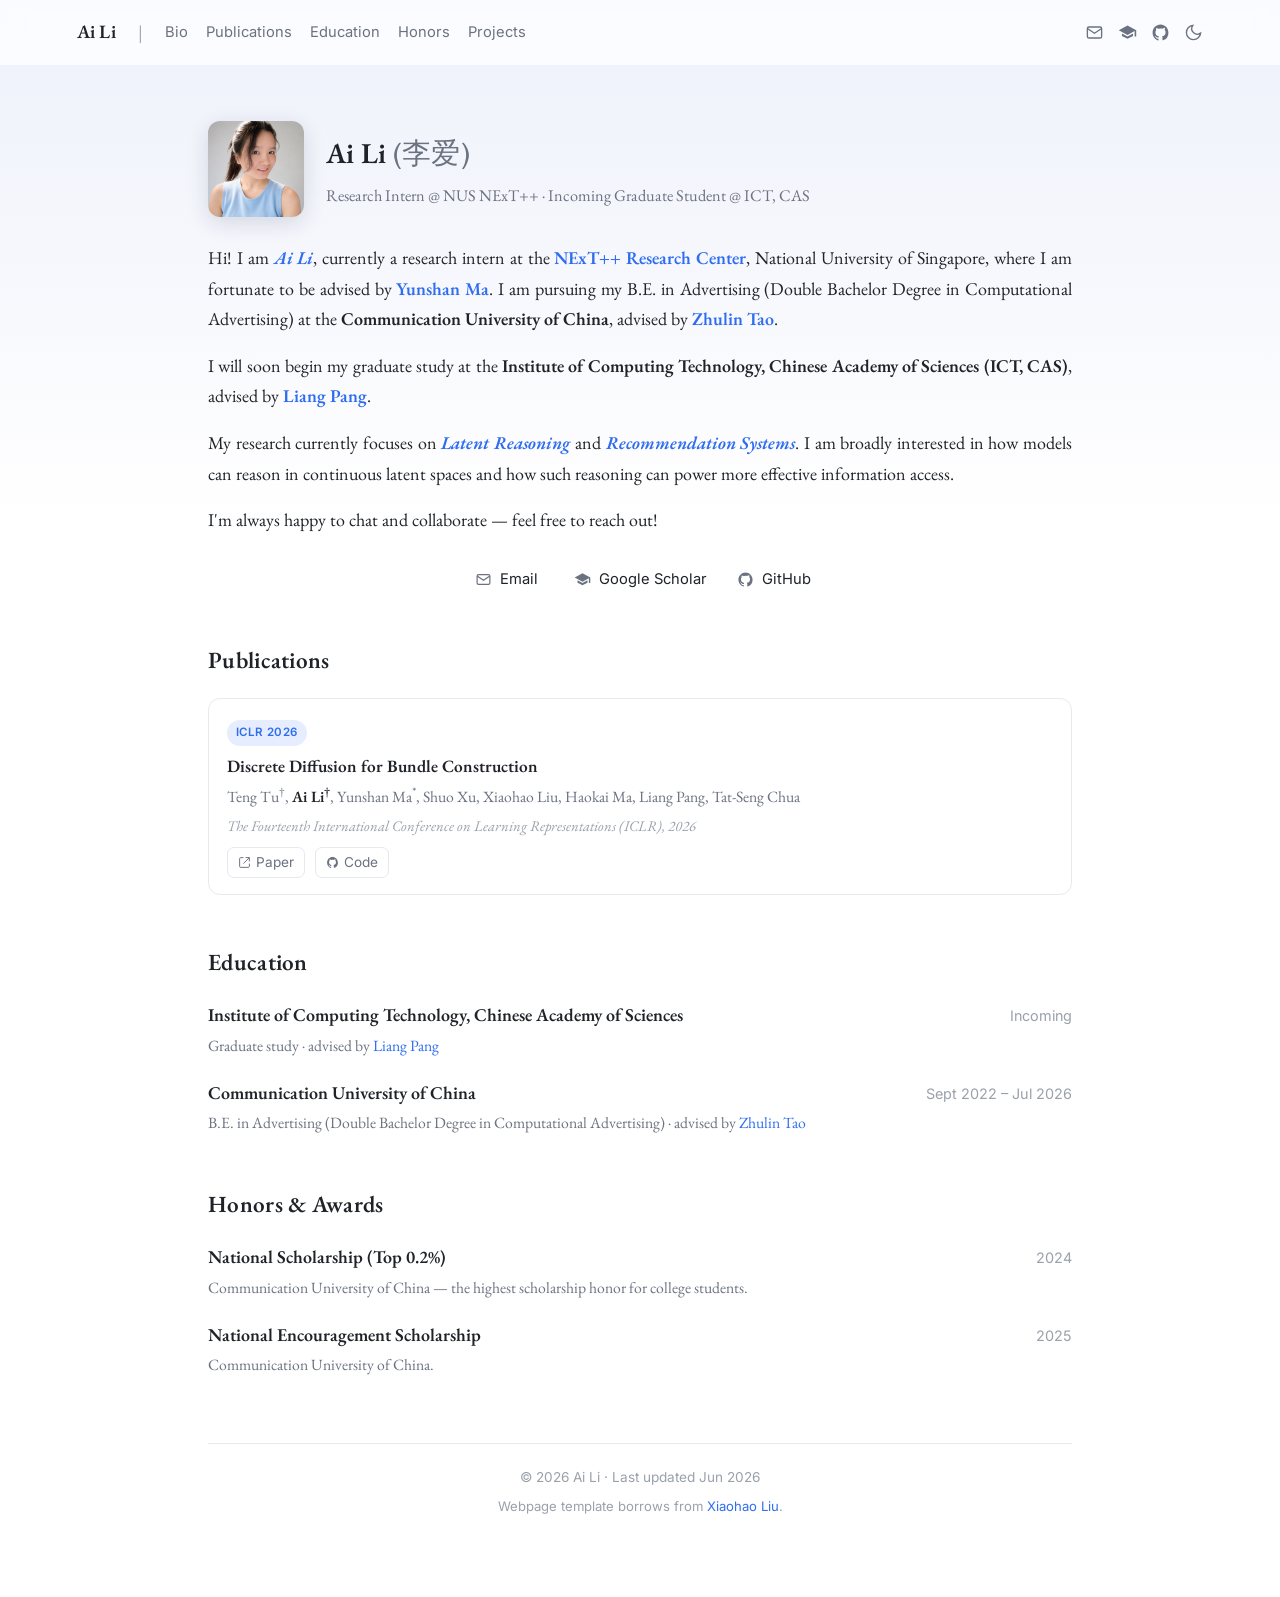
<file: index.html>
<!DOCTYPE html>
<html lang="en">
<head>
<meta charset="utf-8" />
<meta name="viewport" content="width=device-width, initial-scale=1" />
<meta name="robots" content="all" />
<meta name="keywords" content="Ai Li, Recommendation System, Latent Reasoning, NExT++, NUS, ICT CAS, Communication University of China" />
<meta name="description" content="Ai Li's homepage — research intern at NUS NExT++, incoming graduate student at ICT, CAS. Research on latent reasoning and recommendation systems." />
<meta name="google-site-verification" content="HuhKBwhUF7wU46X3prQzDGjlJk2cDCvaqaq-fJUnYNc" />
<title>Ai Li</title>
<link rel="preconnect" href="https://fonts.googleapis.com" />
<link rel="preconnect" href="https://fonts.gstatic.com" crossorigin />
<link href="https://fonts.googleapis.com/css2?family=EB+Garamond:ital,wght@0,400;0,500;0,600;1,400;1,600&family=Inter:wght@400;500;600&display=swap" rel="stylesheet" />
<link rel="stylesheet" href="style.css" />
</head>
<body>

<nav class="nav" id="nav">
  <a href="index.html" class="brand">Ai Li</a>
  <span class="divider">|</span>
  <div class="links">
    <a href="#bio" class="active">Bio</a>
    <a href="#publications">Publications</a>
    <a href="#education">Education</a>
    <a href="#honors">Honors</a>
    <a href="projects.html">Projects</a>
  </div>
  <span class="spacer"></span>
  <div class="icons">
    <button data-copy="lia396504@gmail.com" title="点击复制邮箱：lia396504@gmail.com" aria-label="Copy email">
      <svg viewBox="0 0 24 24" fill="none" stroke="currentColor" stroke-width="1.7"><rect x="3" y="5" width="18" height="14" rx="2"/><path d="m3 7 9 6 9-6"/></svg>
    </button>
    <a href="https://scholar.google.com/citations?user=5iECDy0AAAAJ&hl=en" target="_blank" rel="noopener" title="Google Scholar" aria-label="Google Scholar">
      <svg viewBox="0 0 24 24" fill="currentColor"><path d="M12 3 1 9l11 6 9-4.91V17h2V9L12 3zM5 13.18v3.27L12 20l7-3.55v-3.27L12 17l-7-3.82z"/></svg>
    </a>
    <a href="https://github.com/LiAi16" target="_blank" rel="noopener" title="GitHub" aria-label="GitHub">
      <svg viewBox="0 0 24 24" fill="currentColor"><path d="M12 2C6.48 2 2 6.58 2 12.25c0 4.53 2.87 8.37 6.84 9.73.5.1.68-.22.68-.49 0-.24-.01-.88-.01-1.73-2.78.62-3.37-1.37-3.37-1.37-.45-1.18-1.11-1.49-1.11-1.49-.91-.64.07-.63.07-.63 1 .07 1.53 1.06 1.53 1.06.89 1.56 2.34 1.11 2.91.85.09-.66.35-1.11.63-1.37-2.22-.26-4.56-1.14-4.56-5.07 0-1.12.39-2.03 1.03-2.75-.1-.26-.45-1.3.1-2.71 0 0 .84-.27 2.75 1.05A9.4 9.4 0 0 1 12 6.84c.85 0 1.71.12 2.51.34 1.91-1.32 2.75-1.05 2.75-1.05.55 1.41.2 2.45.1 2.71.64.72 1.03 1.63 1.03 2.75 0 3.94-2.34 4.81-4.57 5.06.36.32.68.94.68 1.9 0 1.37-.01 2.48-.01 2.82 0 .27.18.6.69.49A10.05 10.05 0 0 0 22 12.25C22 6.58 17.52 2 12 2z"/></svg>
    </a>
    <button id="theme-toggle" title="Toggle theme" aria-label="Toggle theme">
      <svg id="theme-icon" viewBox="0 0 24 24" fill="none" stroke="currentColor" stroke-width="1.7"><path d="M21 12.79A9 9 0 1 1 11.21 3 7 7 0 0 0 21 12.79z"/></svg>
    </button>
  </div>
</nav>

<div class="wrap">

  <section id="bio">
    <div class="hero">
      <img class="avatar" src="images/aili.png" alt="Ai Li" />
      <div class="who">
        <h1>Ai Li&nbsp;<span style="font-weight:500;color:var(--text-soft)">(李爱)</span></h1>
        <p class="role">Research Intern @ NUS NExT++ · Incoming Graduate Student @ ICT, CAS</p>
      </div>
    </div>

    <div class="bio">
      <p>
        Hi! I am <span class="hl">Ai Li</span>, currently a research intern at the
        <b><a href="https://www.nextcenter.org/" target="_blank" rel="noopener">NExT++ Research Center</a></b>,
        National University of Singapore, where I am fortunate to be advised by
        <b><a href="https://mysbupt.github.io/" target="_blank" rel="noopener">Yunshan Ma</a></b>.
        I am pursuing my B.E. in Advertising (Double Bachelor Degree in Computational Advertising)
        at the <b>Communication University of China</b>, advised by
        <b><a href="https://ices.cuc.edu.cn/2022/1028/c5332a200498/pagem.htm" target="_blank" rel="noopener">Zhulin Tao</a></b>.
      </p>
      <p>
        I will soon begin my graduate study at the <b>Institute of Computing Technology, Chinese Academy of Sciences (ICT, CAS)</b>,
        advised by <b><a href="https://pl8787.github.io/" target="_blank" rel="noopener">Liang Pang</a></b>.
      </p>
      <p>
        My research currently focuses on <span class="hl">Latent Reasoning</span> and
        <span class="hl">Recommendation Systems</span>. I am broadly interested in how models can
        reason in continuous latent spaces and how such reasoning can power more effective
        information access.
      </p>
      <p>
        I'm always happy to chat and collaborate — feel free to reach out!
      </p>
    </div>

    <div class="contact">
      <button class="item" data-copy="lia396504@gmail.com" title="点击复制邮箱地址" aria-label="Copy email">
        <svg viewBox="0 0 24 24" fill="none" stroke="currentColor" stroke-width="1.7"><rect x="3" y="5" width="18" height="14" rx="2"/><path d="m3 7 9 6 9-6"/></svg>
        Email
      </button>
      <a class="item" href="https://scholar.google.com/citations?user=5iECDy0AAAAJ&hl=en" target="_blank" rel="noopener">
        <svg viewBox="0 0 24 24" fill="currentColor"><path d="M12 3 1 9l11 6 9-4.91V17h2V9L12 3zM5 13.18v3.27L12 20l7-3.55v-3.27L12 17l-7-3.82z"/></svg>
        Google Scholar
      </a>
      <a class="item" href="https://github.com/LiAi16" target="_blank" rel="noopener">
        <svg viewBox="0 0 24 24" fill="currentColor"><path d="M12 2C6.48 2 2 6.58 2 12.25c0 4.53 2.87 8.37 6.84 9.73.5.1.68-.22.68-.49 0-.24-.01-.88-.01-1.73-2.78.62-3.37-1.37-3.37-1.37-.45-1.18-1.11-1.49-1.11-1.49-.91-.64.07-.63.07-.63 1 .07 1.53 1.06 1.53 1.06.89 1.56 2.34 1.11 2.91.85.09-.66.35-1.11.63-1.37-2.22-.26-4.56-1.14-4.56-5.07 0-1.12.39-2.03 1.03-2.75-.1-.26-.45-1.3.1-2.71 0 0 .84-.27 2.75 1.05A9.4 9.4 0 0 1 12 6.84c.85 0 1.71.12 2.51.34 1.91-1.32 2.75-1.05 2.75-1.05.55 1.41.2 2.45.1 2.71.64.72 1.03 1.63 1.03 2.75 0 3.94-2.34 4.81-4.57 5.06.36.32.68.94.68 1.9 0 1.37-.01 2.48-.01 2.82 0 .27.18.6.69.49A10.05 10.05 0 0 0 22 12.25C22 6.58 17.52 2 12 2z"/></svg>
        GitHub
      </a>
    </div>
  </section>

  <section class="section" id="publications">
    <h2>Publications</h2>

    <div class="pub">
      <span class="venue">ICLR 2026</span>
      <div class="title">Discrete Diffusion for Bundle Construction</div>
      <div class="authors">
        Teng Tu<sup>†</sup>, <span class="me">Ai Li<sup>†</sup></span>, Yunshan Ma<sup>*</sup>, Shuo Xu, Xiaohao Liu, Haokai Ma, Liang Pang, Tat-Seng Chua
      </div>
      <div class="meta">The Fourteenth International Conference on Learning Representations (ICLR), 2026</div>
      <div class="tags">
        <a href="https://openreview.net/forum?id=dKyhgfe50H" target="_blank" rel="noopener">
          <svg viewBox="0 0 24 24" width="13" height="13" fill="none" stroke="currentColor" stroke-width="1.8"><path d="M14 3h7v7"/><path d="M10 14 21 3"/><path d="M21 14v5a2 2 0 0 1-2 2H5a2 2 0 0 1-2-2V5a2 2 0 0 1 2-2h5"/></svg>
          Paper
        </a>
        <a href="https://github.com/LiAi16/DDBC" target="_blank" rel="noopener">
          <svg viewBox="0 0 24 24" width="13" height="13" fill="currentColor"><path d="M12 2C6.48 2 2 6.58 2 12.25c0 4.53 2.87 8.37 6.84 9.73.5.1.68-.22.68-.49 0-.24-.01-.88-.01-1.73-2.78.62-3.37-1.37-3.37-1.37-.45-1.18-1.11-1.49-1.11-1.49-.91-.64.07-.63.07-.63 1 .07 1.53 1.06 1.53 1.06.89 1.56 2.34 1.11 2.91.85.09-.66.35-1.11.63-1.37-2.22-.26-4.56-1.14-4.56-5.07 0-1.12.39-2.03 1.03-2.75-.1-.26-.45-1.3.1-2.71 0 0 .84-.27 2.75 1.05A9.4 9.4 0 0 1 12 6.84c.85 0 1.71.12 2.51.34 1.91-1.32 2.75-1.05 2.75-1.05.55 1.41.2 2.45.1 2.71.64.72 1.03 1.63 1.03 2.75 0 3.94-2.34 4.81-4.57 5.06.36.32.68.94.68 1.9 0 1.37-.01 2.48-.01 2.82 0 .27.18.6.69.49A10.05 10.05 0 0 0 22 12.25C22 6.58 17.52 2 12 2z"/></svg>
          Code
        </a>
      </div>
    </div>
  </section>

  <section class="section" id="education">
    <h2>Education</h2>
    <div class="entry">
      <div class="row">
        <span class="org">Institute of Computing Technology, Chinese Academy of Sciences</span>
        <span class="date">Incoming</span>
      </div>
      <div class="desc">Graduate study · advised by <a href="https://pl8787.github.io/" target="_blank" rel="noopener">Liang Pang</a></div>
    </div>
    <div class="entry">
      <div class="row">
        <span class="org">Communication University of China</span>
        <span class="date">Sept 2022 – Jul 2026</span>
      </div>
      <div class="desc">B.E. in Advertising (Double Bachelor Degree in Computational Advertising) · advised by <a href="https://ices.cuc.edu.cn/2022/1028/c5332a200498/pagem.htm" target="_blank" rel="noopener">Zhulin Tao</a></div>
    </div>
  </section>

  <section class="section" id="honors">
    <h2>Honors &amp; Awards</h2>
    <div class="entry">
      <div class="row">
        <span class="org"><span class="award">National Scholarship</span> (Top 0.2%)</span>
        <span class="date">2024</span>
      </div>
      <div class="desc">Communication University of China — the highest scholarship honor for college students.</div>
    </div>
    <div class="entry">
      <div class="row">
        <span class="org"><span class="award">National Encouragement Scholarship</span></span>
        <span class="date">2025</span>
      </div>
      <div class="desc">Communication University of China.</div>
    </div>
  </section>

  <div class="footer">
    &copy; 2026 Ai Li · Last updated Jun 2026
    <div style="margin-top:6px;font-size:.82rem;">Webpage template borrows from <a href="https://xiaohao-liu.github.io/" target="_blank" rel="noopener">Xiaohao Liu</a>.</div>
  </div>
</div>

<div class="toast" id="toast">已复制邮箱：lia396504@gmail.com</div>

<script>
(function () {
  // Theme
  var root = document.documentElement;
  var saved = localStorage.getItem("theme");
  var prefersDark = window.matchMedia && window.matchMedia("(prefers-color-scheme: dark)").matches;
  setTheme(saved || (prefersDark ? "dark" : "light"));
  function setTheme(t) {
    root.setAttribute("data-theme", t);
    localStorage.setItem("theme", t);
    var icon = document.getElementById("theme-icon");
    if (icon) {
      icon.innerHTML = t === "dark"
        ? '<circle cx="12" cy="12" r="4"/><path d="M12 2v2M12 20v2M4.93 4.93l1.41 1.41M17.66 17.66l1.41 1.41M2 12h2M20 12h2M6.34 17.66l-1.41 1.41M19.07 4.93l-1.41 1.41"/>'
        : '<path d="M21 12.79A9 9 0 1 1 11.21 3 7 7 0 0 0 21 12.79z"/>';
    }
  }
  var toggle = document.getElementById("theme-toggle");
  if (toggle) toggle.addEventListener("click", function () {
    setTheme(root.getAttribute("data-theme") === "dark" ? "light" : "dark");
  });

  // Sticky nav border
  var nav = document.getElementById("nav");
  function onScroll() {
    if (window.scrollY > 8) nav.classList.add("scrolled");
    else nav.classList.remove("scrolled");
    // active section
    var links = document.querySelectorAll('.nav .links a[href^="#"]');
    var pos = window.scrollY + 120;
    var current = "";
    document.querySelectorAll("section[id]").forEach(function (s) {
      if (s.offsetTop <= pos) current = s.id;
    });
    links.forEach(function (l) {
      l.classList.toggle("active", l.getAttribute("href") === "#" + current);
    });
  }
  window.addEventListener("scroll", onScroll);
  onScroll();

  // Copy email
  var toast = document.getElementById("toast");
  document.querySelectorAll("[data-copy]").forEach(function (btn) {
    btn.addEventListener("click", function () {
      navigator.clipboard.writeText(btn.getAttribute("data-copy")).then(function () {
        toast.classList.add("show");
        setTimeout(function () { toast.classList.remove("show"); }, 1600);
      });
    });
  });
})();
</script>
</body>
</html>
</file>
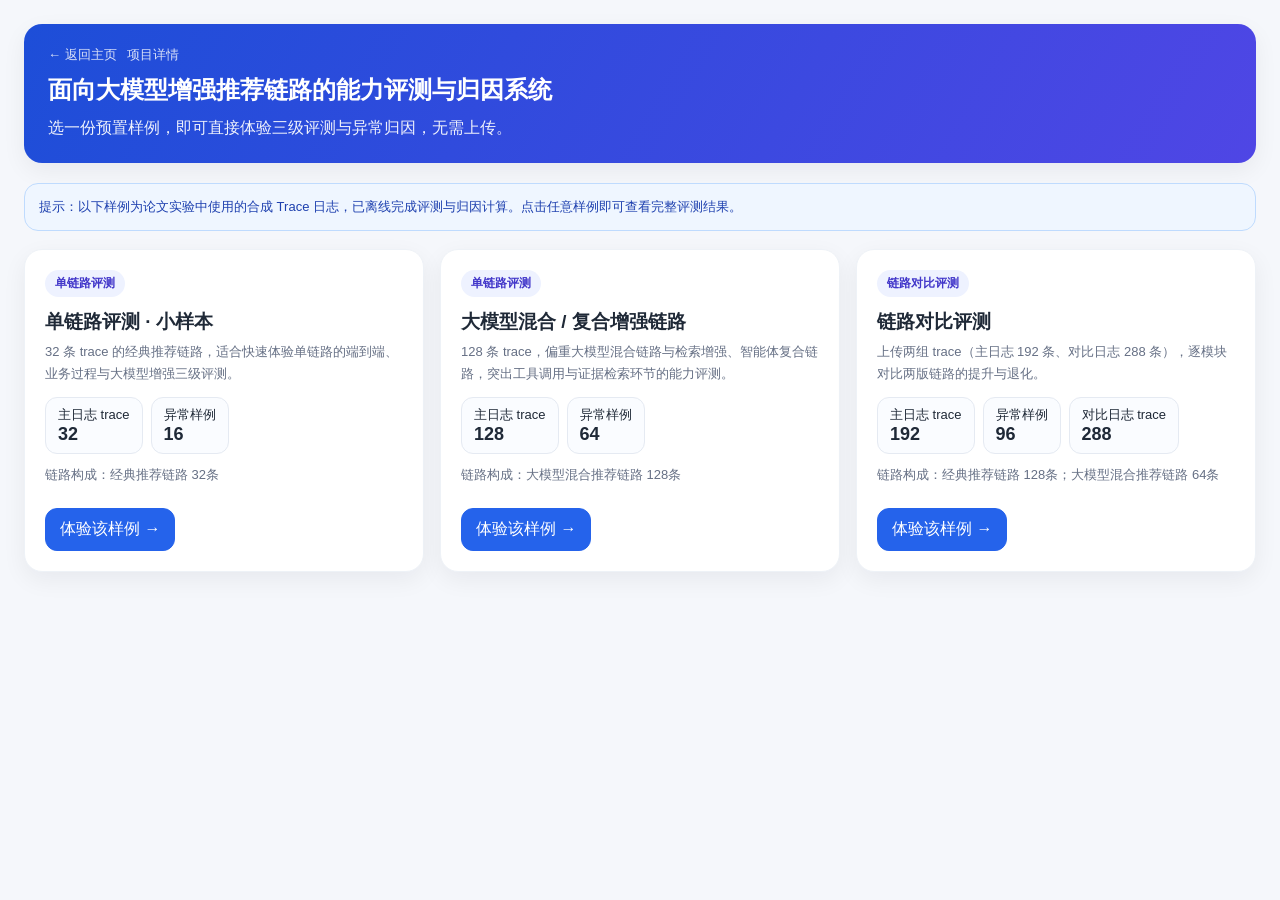
<file: projects/recsys-eval/index.html>
<!DOCTYPE html>
<html lang="zh-CN">
<head>
  <meta charset="UTF-8" />
  <meta name="viewport" content="width=device-width, initial-scale=1.0" />
  <title>在线 Demo · 大模型增强推荐链路能力评测与归因系统</title>
  <link rel="stylesheet" href="styles.css" />
  <style>
    .demo-banner {
      background: linear-gradient(120deg, #1d4ed8, #4f46e5);
      color: #fff;
      border-radius: var(--radius);
      padding: 22px 24px;
      margin-bottom: 20px;
      box-shadow: var(--shadow);
    }
    .demo-banner .crumbs { font-size: 13px; opacity: .9; margin-bottom: 10px; display: flex; gap: 10px; flex-wrap: wrap; }
    .demo-banner .crumbs a { color: #fff; text-decoration: none; opacity: .92; }
    .demo-banner .crumbs a:hover { text-decoration: none; opacity: 1; }
    .demo-banner h1 { margin: 0 0 8px; font-size: 24px; }
    .demo-banner p { margin: 0; opacity: .92; line-height: 1.7; max-width: 880px; }
    .demo-note {
      background: #eff6ff; border: 1px solid #bfdbfe; color: #1e40af;
      border-radius: 14px; padding: 12px 14px; font-size: 13px; line-height: 1.7; margin-bottom: 18px;
    }
    .preset-grid { display: grid; grid-template-columns: repeat(auto-fit, minmax(300px, 1fr)); gap: 16px; }
    .preset-card { display: flex; flex-direction: column; gap: 12px; }
    .preset-card .mode-pill { align-self: flex-start; }
    .preset-card .stat-row { display: flex; gap: 8px; flex-wrap: wrap; }
    .preset-card .mini-kv { background: #fafcff; border: 1px solid var(--line); border-radius: 12px; padding: 8px 12px; font-size: 13px; }
    .preset-card .mini-kv b { display: block; font-size: 18px; }
    .preset-card .spacer { flex: 1; }
    .struct-wrap { display: grid; gap: 14px; }
    .selected-head { display: flex; justify-content: space-between; align-items: center; gap: 12px; flex-wrap: wrap; margin-bottom: 4px; }
    @media (max-width: 680px) { .preset-grid { grid-template-columns: 1fr; } }
  </style>
</head>
<body>
  <div id="app"></div>
  <script src="app.js"></script>
</body>
</html>
</file>
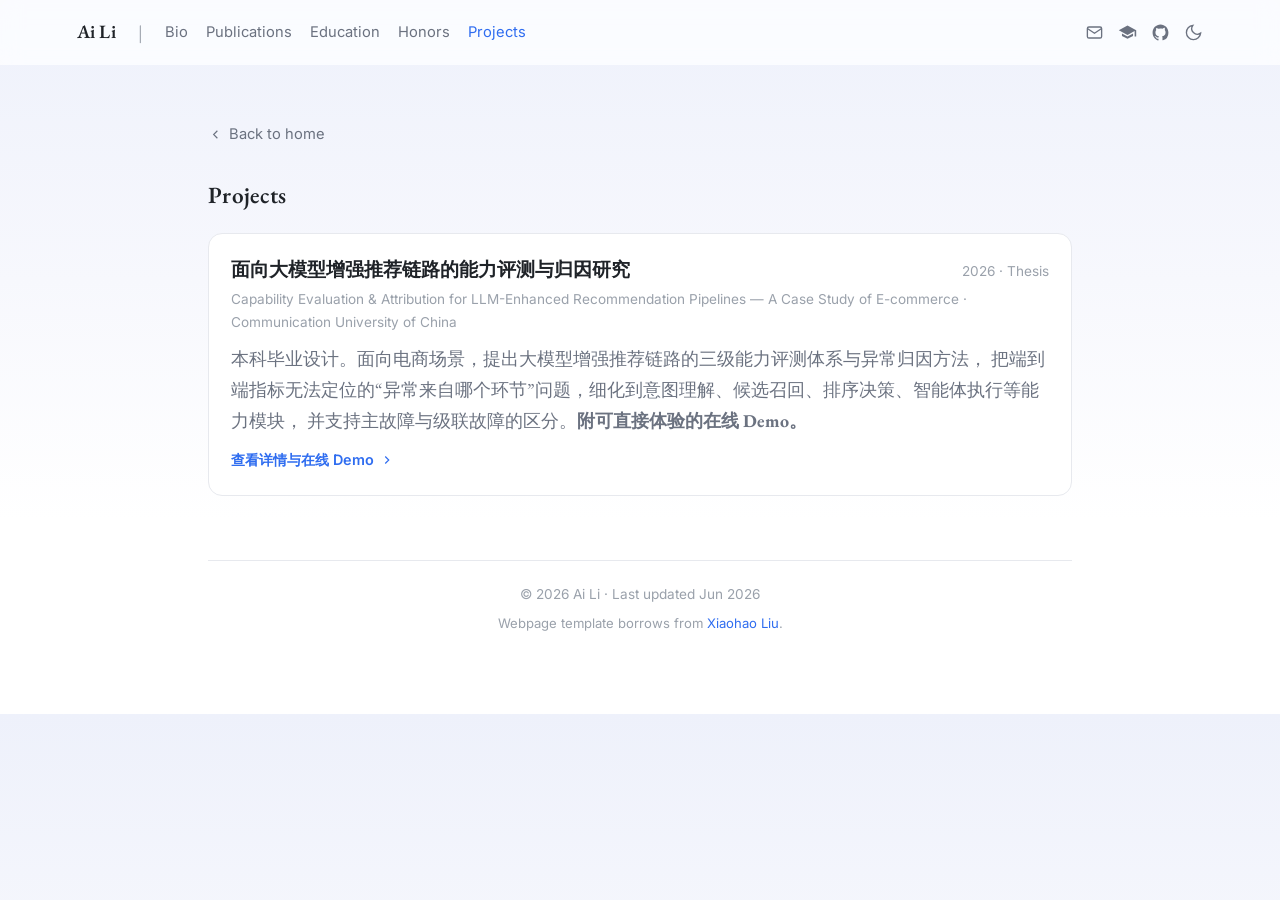
<file: projects.html>
<!DOCTYPE html>
<html lang="en">
<head>
<meta charset="utf-8" />
<meta name="viewport" content="width=device-width, initial-scale=1" />
<meta name="robots" content="all" />
<meta name="description" content="Ai Li's projects, including the undergraduate graduation thesis project." />
<title>Ai Li · Projects</title>
<link rel="preconnect" href="https://fonts.googleapis.com" />
<link rel="preconnect" href="https://fonts.gstatic.com" crossorigin />
<link href="https://fonts.googleapis.com/css2?family=EB+Garamond:ital,wght@0,400;0,500;0,600;1,400;1,600&family=Inter:wght@400;500;600&display=swap" rel="stylesheet" />
<link rel="stylesheet" href="style.css" />
</head>
<body>

<nav class="nav" id="nav">
  <a href="index.html" class="brand">Ai Li</a>
  <span class="divider">|</span>
  <div class="links">
    <a href="index.html#bio">Bio</a>
    <a href="index.html#publications">Publications</a>
    <a href="index.html#education">Education</a>
    <a href="index.html#honors">Honors</a>
    <a href="projects.html" class="active">Projects</a>
  </div>
  <span class="spacer"></span>
  <div class="icons">
    <button data-copy="lia396504@gmail.com" title="点击复制邮箱：lia396504@gmail.com" aria-label="Copy email">
      <svg viewBox="0 0 24 24" fill="none" stroke="currentColor" stroke-width="1.7"><rect x="3" y="5" width="18" height="14" rx="2"/><path d="m3 7 9 6 9-6"/></svg>
    </button>
    <a href="https://scholar.google.com/citations?user=5iECDy0AAAAJ&hl=en" target="_blank" rel="noopener" title="Google Scholar" aria-label="Google Scholar">
      <svg viewBox="0 0 24 24" fill="currentColor"><path d="M12 3 1 9l11 6 9-4.91V17h2V9L12 3zM5 13.18v3.27L12 20l7-3.55v-3.27L12 17l-7-3.82z"/></svg>
    </a>
    <a href="https://github.com/LiAi16" target="_blank" rel="noopener" title="GitHub" aria-label="GitHub">
      <svg viewBox="0 0 24 24" fill="currentColor"><path d="M12 2C6.48 2 2 6.58 2 12.25c0 4.53 2.87 8.37 6.84 9.73.5.1.68-.22.68-.49 0-.24-.01-.88-.01-1.73-2.78.62-3.37-1.37-3.37-1.37-.45-1.18-1.11-1.49-1.11-1.49-.91-.64.07-.63.07-.63 1 .07 1.53 1.06 1.53 1.06.89 1.56 2.34 1.11 2.91.85.09-.66.35-1.11.63-1.37-2.22-.26-4.56-1.14-4.56-5.07 0-1.12.39-2.03 1.03-2.75-.1-.26-.45-1.3.1-2.71 0 0 .84-.27 2.75 1.05A9.4 9.4 0 0 1 12 6.84c.85 0 1.71.12 2.51.34 1.91-1.32 2.75-1.05 2.75-1.05.55 1.41.2 2.45.1 2.71.64.72 1.03 1.63 1.03 2.75 0 3.94-2.34 4.81-4.57 5.06.36.32.68.94.68 1.9 0 1.37-.01 2.48-.01 2.82 0 .27.18.6.69.49A10.05 10.05 0 0 0 22 12.25C22 6.58 17.52 2 12 2z"/></svg>
    </a>
    <button id="theme-toggle" title="Toggle theme" aria-label="Toggle theme">
      <svg id="theme-icon" viewBox="0 0 24 24" fill="none" stroke="currentColor" stroke-width="1.7"><path d="M21 12.79A9 9 0 1 1 11.21 3 7 7 0 0 0 21 12.79z"/></svg>
    </button>
  </div>
</nav>

<div class="wrap">
  <a href="index.html" class="back-link">
    <svg viewBox="0 0 24 24" fill="none" stroke="currentColor" stroke-width="1.8"><path d="m15 18-6-6 6-6"/></svg>
    Back to home
  </a>

  <section class="section" style="margin-top:24px">
    <h2>Projects</h2>

    <a class="project" href="projects/recsys-eval.html" style="display:block;color:inherit;">
      <div style="display:flex;justify-content:space-between;align-items:baseline;gap:12px;flex-wrap:wrap;">
        <h3 style="margin:0 0 2px;">面向大模型增强推荐链路的能力评测与归因研究</h3>
        <span class="date" style="color:var(--text-faint);font-family:var(--sans);font-size:.85rem;white-space:nowrap;">2026 · Thesis</span>
      </div>
      <div class="sub" style="margin-bottom:10px;">Capability Evaluation &amp; Attribution for LLM-Enhanced Recommendation Pipelines — A Case Study of E-commerce · Communication University of China</div>
      <p style="color:var(--text-soft);">
        本科毕业设计。面向电商场景，提出大模型增强推荐链路的三级能力评测体系与异常归因方法，
        把端到端指标无法定位的“异常来自哪个环节”问题，细化到意图理解、候选召回、排序决策、智能体执行等能力模块，
        并支持主故障与级联故障的区分。<b>附可直接体验的在线 Demo。</b>
      </p>
      <span style="display:inline-flex;align-items:center;gap:6px;font-family:var(--sans);font-size:.9rem;color:var(--accent);font-weight:600;">
        查看详情与在线 Demo
        <svg viewBox="0 0 24 24" width="14" height="14" fill="none" stroke="currentColor" stroke-width="2"><path d="m9 18 6-6-6-6"/></svg>
      </span>
    </a>
  </section>

  <div class="footer">
    &copy; 2026 Ai Li · Last updated Jun 2026
    <div style="margin-top:6px;font-size:.82rem;">Webpage template borrows from <a href="https://xiaohao-liu.github.io/" target="_blank" rel="noopener">Xiaohao Liu</a>.</div>
  </div>
</div>

<div class="toast" id="toast">已复制邮箱：lia396504@gmail.com</div>

<script>
(function () {
  var root = document.documentElement;
  var saved = localStorage.getItem("theme");
  var prefersDark = window.matchMedia && window.matchMedia("(prefers-color-scheme: dark)").matches;
  setTheme(saved || (prefersDark ? "dark" : "light"));
  function setTheme(t) {
    root.setAttribute("data-theme", t);
    localStorage.setItem("theme", t);
    var icon = document.getElementById("theme-icon");
    if (icon) {
      icon.innerHTML = t === "dark"
        ? '<circle cx="12" cy="12" r="4"/><path d="M12 2v2M12 20v2M4.93 4.93l1.41 1.41M17.66 17.66l1.41 1.41M2 12h2M20 12h2M6.34 17.66l-1.41 1.41M19.07 4.93l-1.41 1.41"/>'
        : '<path d="M21 12.79A9 9 0 1 1 11.21 3 7 7 0 0 0 21 12.79z"/>';
    }
  }
  var toggle = document.getElementById("theme-toggle");
  if (toggle) toggle.addEventListener("click", function () {
    setTheme(root.getAttribute("data-theme") === "dark" ? "light" : "dark");
  });
  var nav = document.getElementById("nav");
  window.addEventListener("scroll", function () {
    if (window.scrollY > 8) nav.classList.add("scrolled"); else nav.classList.remove("scrolled");
  });
  var toast = document.getElementById("toast");
  document.querySelectorAll("[data-copy]").forEach(function (btn) {
    btn.addEventListener("click", function () {
      navigator.clipboard.writeText(btn.getAttribute("data-copy")).then(function () {
        toast.classList.add("show");
        setTimeout(function () { toast.classList.remove("show"); }, 1600);
      });
    });
  });
})();
</script>
</body>
</html>
</file>
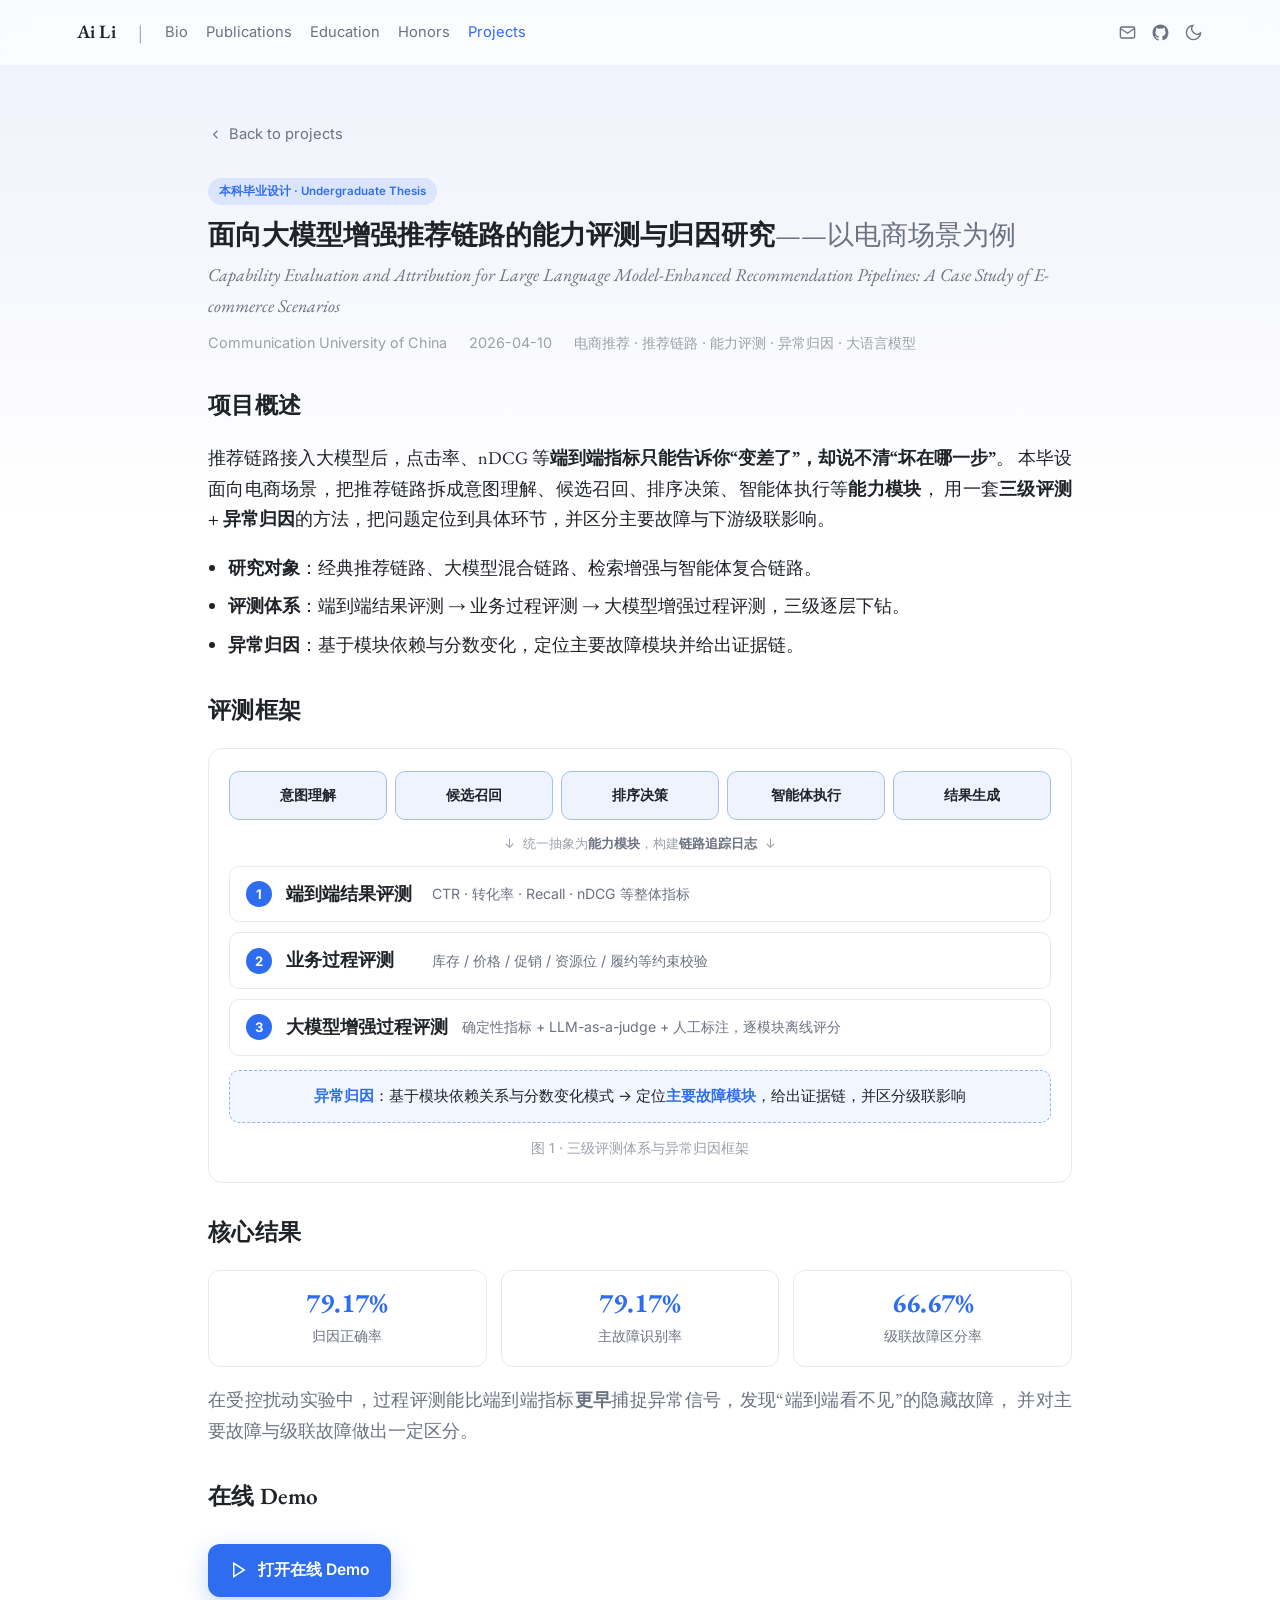
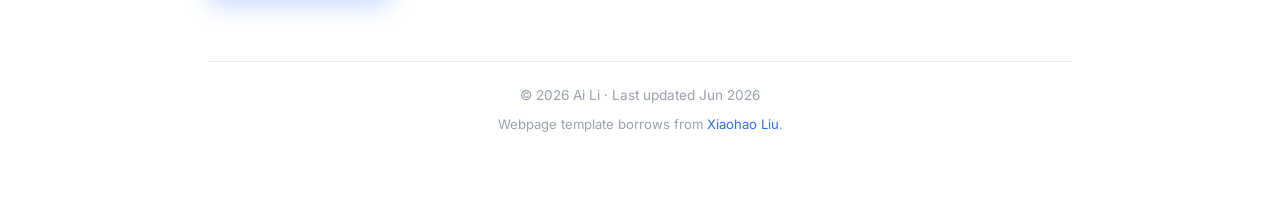
<file: projects/recsys-eval.html>
<!DOCTYPE html>
<html lang="zh-CN">
<head>
<meta charset="utf-8" />
<meta name="viewport" content="width=device-width, initial-scale=1" />
<meta name="description" content="Ai Li 本科毕业设计：面向大模型增强推荐链路的能力评测与归因研究——以电商场景为例。" />
<title>Capability Evaluation &amp; Attribution for LLM-Enhanced Recommendation Pipelines · Ai Li</title>
<link rel="preconnect" href="https://fonts.googleapis.com" />
<link rel="preconnect" href="https://fonts.gstatic.com" crossorigin />
<link href="https://fonts.googleapis.com/css2?family=EB+Garamond:ital,wght@0,400;0,500;0,600;1,400;1,600&family=Inter:wght@400;500;600&display=swap" rel="stylesheet" />
<link rel="stylesheet" href="../style.css" />
<style>
  .meta-row { display: flex; flex-wrap: wrap; gap: 10px 22px; color: var(--text-faint); font-family: var(--sans); font-size: .9rem; margin-top: 10px; }
  .meta-row span { display: inline-flex; align-items: center; gap: 6px; }
  .launch {
    display: inline-flex; align-items: center; gap: 10px;
    margin-top: 10px;
    padding: 13px 22px; border-radius: 12px;
    background: var(--accent); color: #fff; font-family: var(--sans); font-weight: 600; font-size: .98rem;
    box-shadow: 0 8px 24px rgba(47,109,240,.28);
  }
  .launch:hover { text-decoration: none; filter: brightness(1.05); }
  .launch svg { width: 18px; height: 18px; }
  .result-stats { display: grid; grid-template-columns: repeat(3, 1fr); gap: 14px; margin: 8px 0 6px; }
  .stat { border: 1px solid var(--line); border-radius: 12px; padding: 16px; background: var(--card); text-align: center; }
  .stat b { display: block; font-size: 1.7rem; color: var(--accent); line-height: 1.2; }
  .stat span { color: var(--text-soft); font-family: var(--sans); font-size: .85rem; }
  .abstract { border-left: 3px solid var(--line); padding-left: 18px; color: var(--text-soft); text-align: justify; }
  .abstract h3 { color: var(--text); font-size: 1.05rem; margin: 0 0 8px; }
  details.abs { border: 1px solid var(--line); border-radius: 12px; padding: 4px 18px; background: var(--card); margin-bottom: 14px; }
  details.abs summary { cursor: pointer; font-family: var(--sans); font-weight: 600; padding: 12px 0; color: var(--text); }
  details.abs[open] summary { border-bottom: 1px solid var(--line); margin-bottom: 12px; }
  details.abs p { text-align: justify; color: var(--text-soft); }
  ul.clean { padding-left: 20px; }
  ul.clean li { margin-bottom: 8px; }

  /* framework diagram */
  .fig {
    border: 1px solid var(--line); border-radius: 14px; background: var(--card);
    padding: 22px 20px; margin-top: 6px; font-family: var(--sans);
  }
  .fig-cap { color: var(--text-faint); font-size: .85rem; text-align: center; margin-top: 14px; }
  .fig-row { display: flex; align-items: stretch; justify-content: center; gap: 8px; flex-wrap: wrap; }
  .fig-stage {
    flex: 1 1 0; min-width: 92px; text-align: center;
    padding: 11px 8px; border-radius: 10px; font-size: .9rem; font-weight: 600;
    border: 1px solid color-mix(in srgb, var(--accent) 35%, var(--line));
    background: color-mix(in srgb, var(--accent) 8%, transparent); color: var(--text);
  }
  .fig-arrow-down { text-align: center; color: var(--text-faint); font-size: .82rem; margin: 12px 0; }
  .fig-arrow-down b { color: var(--text-soft); }
  .fig-levels { display: grid; gap: 10px; }
  .fig-level {
    display: flex; align-items: center; gap: 14px; flex-wrap: wrap;
    border: 1px solid var(--line); border-radius: 10px; padding: 12px 16px; background: var(--bg);
  }
  .fig-level .lv-no {
    flex: none; width: 26px; height: 26px; border-radius: 50%;
    display: inline-flex; align-items: center; justify-content: center;
    background: var(--accent); color: #fff; font-size: .82rem; font-weight: 700;
  }
  .fig-level .lv-name { font-weight: 600; min-width: 132px; }
  .fig-level .lv-desc { color: var(--text-soft); font-size: .88rem; }
  .fig-attr {
    margin-top: 14px; border: 1px dashed color-mix(in srgb, var(--accent) 45%, var(--line));
    border-radius: 10px; padding: 13px 16px; text-align: center;
    background: color-mix(in srgb, var(--accent) 6%, transparent); font-size: .92rem;
  }
  .fig-attr b { color: var(--accent); }
  @media (max-width: 640px) {
    .result-stats { grid-template-columns: 1fr; }
    .fig-stage { flex-basis: 40%; }
  }
</style>
</head>
<body>

<nav class="nav" id="nav">
  <a href="../index.html" class="brand">Ai Li</a>
  <span class="divider">|</span>
  <div class="links">
    <a href="../index.html#bio">Bio</a>
    <a href="../index.html#publications">Publications</a>
    <a href="../index.html#education">Education</a>
    <a href="../index.html#honors">Honors</a>
    <a href="../projects.html" class="active">Projects</a>
  </div>
  <span class="spacer"></span>
  <div class="icons">
    <button data-copy="lia396504@gmail.com" title="点击复制邮箱：lia396504@gmail.com" aria-label="Copy email">
      <svg viewBox="0 0 24 24" fill="none" stroke="currentColor" stroke-width="1.7"><rect x="3" y="5" width="18" height="14" rx="2"/><path d="m3 7 9 6 9-6"/></svg>
    </button>
    <a href="https://github.com/LiAi16" target="_blank" rel="noopener" title="GitHub" aria-label="GitHub">
      <svg viewBox="0 0 24 24" fill="currentColor"><path d="M12 2C6.48 2 2 6.58 2 12.25c0 4.53 2.87 8.37 6.84 9.73.5.1.68-.22.68-.49 0-.24-.01-.88-.01-1.73-2.78.62-3.37-1.37-3.37-1.37-.45-1.18-1.11-1.49-1.11-1.49-.91-.64.07-.63.07-.63 1 .07 1.53 1.06 1.53 1.06.89 1.56 2.34 1.11 2.91.85.09-.66.35-1.11.63-1.37-2.22-.26-4.56-1.14-4.56-5.07 0-1.12.39-2.03 1.03-2.75-.1-.26-.45-1.3.1-2.71 0 0 .84-.27 2.75 1.05A9.4 9.4 0 0 1 12 6.84c.85 0 1.71.12 2.51.34 1.91-1.32 2.75-1.05 2.75-1.05.55 1.41.2 2.45.1 2.71.64.72 1.03 1.63 1.03 2.75 0 3.94-2.34 4.81-4.57 5.06.36.32.68.94.68 1.9 0 1.37-.01 2.48-.01 2.82 0 .27.18.6.69.49A10.05 10.05 0 0 0 22 12.25C22 6.58 17.52 2 12 2z"/></svg>
    </a>
    <button id="theme-toggle" title="Toggle theme" aria-label="Toggle theme">
      <svg id="theme-icon" viewBox="0 0 24 24" fill="none" stroke="currentColor" stroke-width="1.7"><path d="M21 12.79A9 9 0 1 1 11.21 3 7 7 0 0 0 21 12.79z"/></svg>
    </button>
  </div>
</nav>

<div class="wrap">
  <a href="../projects.html" class="back-link">
    <svg viewBox="0 0 24 24" fill="none" stroke="currentColor" stroke-width="1.8"><path d="m15 18-6-6 6-6"/></svg>
    Back to projects
  </a>

  <section class="section" style="margin-top:22px">
    <span class="pub" style="display:inline-block;padding:4px 11px;border-radius:999px;font-family:var(--sans);font-size:.72rem;font-weight:600;color:var(--accent);background:color-mix(in srgb,var(--accent) 12%,transparent);border:none;margin-bottom:12px;">本科毕业设计 · Undergraduate Thesis</span>
    <h1 style="font-size:1.7rem;line-height:1.35;margin:0 0 6px;">面向大模型增强推荐链路的能力评测与归因研究<span style="color:var(--text-soft);font-weight:500;">——以电商场景为例</span></h1>
    <p style="color:var(--text-soft);font-style:italic;margin:0;">Capability Evaluation and Attribution for Large Language Model-Enhanced Recommendation Pipelines: A Case Study of E-commerce Scenarios</p>
    <div class="meta-row">
      <span>Communication University of China</span>
      <span>2026-04-10</span>
      <span>电商推荐 · 推荐链路 · 能力评测 · 异常归因 · 大语言模型</span>
    </div>
  </section>

  <section class="section" style="margin-top:30px">
    <h2>项目概述</h2>
    <p style="text-align:justify;">
      推荐链路接入大模型后，点击率、nDCG 等<b>端到端指标只能告诉你“变差了”，却说不清“坏在哪一步”</b>。
      本毕设面向电商场景，把推荐链路拆成意图理解、候选召回、排序决策、智能体执行等<b>能力模块</b>，
      用一套<b>三级评测 + 异常归因</b>的方法，把问题定位到具体环节，并区分主要故障与下游级联影响。
    </p>
    <ul class="clean" style="margin-top:14px;">
      <li><b>研究对象</b>：经典推荐链路、大模型混合链路、检索增强与智能体复合链路。</li>
      <li><b>评测体系</b>：端到端结果评测 → 业务过程评测 → 大模型增强过程评测，三级逐层下钻。</li>
      <li><b>异常归因</b>：基于模块依赖与分数变化，定位主要故障模块并给出证据链。</li>
    </ul>
  </section>

  <section class="section" style="margin-top:30px">
    <h2>评测框架</h2>
    <div class="fig">
      <div class="fig-row">
        <div class="fig-stage">意图理解</div>
        <div class="fig-stage">候选召回</div>
        <div class="fig-stage">排序决策</div>
        <div class="fig-stage">智能体执行</div>
        <div class="fig-stage">结果生成</div>
      </div>
      <div class="fig-arrow-down">↓ &nbsp;统一抽象为<b>能力模块</b>，构建<b>链路追踪日志</b>&nbsp; ↓</div>
      <div class="fig-levels">
        <div class="fig-level">
          <span class="lv-no">1</span>
          <span class="lv-name">端到端结果评测</span>
          <span class="lv-desc">CTR · 转化率 · Recall · nDCG 等整体指标</span>
        </div>
        <div class="fig-level">
          <span class="lv-no">2</span>
          <span class="lv-name">业务过程评测</span>
          <span class="lv-desc">库存 / 价格 / 促销 / 资源位 / 履约等约束校验</span>
        </div>
        <div class="fig-level">
          <span class="lv-no">3</span>
          <span class="lv-name">大模型增强过程评测</span>
          <span class="lv-desc">确定性指标 + LLM-as-a-judge + 人工标注，逐模块离线评分</span>
        </div>
      </div>
      <div class="fig-attr">
        <b>异常归因</b>：基于模块依赖关系与分数变化模式 → 定位<b>主要故障模块</b>，给出证据链，并区分级联影响
      </div>
      <div class="fig-cap">图 1 · 三级评测体系与异常归因框架</div>
    </div>
  </section>

  <section class="section" style="margin-top:30px">
    <h2>核心结果</h2>
    <div class="result-stats">
      <div class="stat"><b>79.17%</b><span>归因正确率</span></div>
      <div class="stat"><b>79.17%</b><span>主故障识别率</span></div>
      <div class="stat"><b>66.67%</b><span>级联故障区分率</span></div>
    </div>
    <p style="color:var(--text-soft);text-align:justify;">
      在受控扰动实验中，过程评测能比端到端指标<b>更早</b>捕捉异常信号，发现“端到端看不见”的隐藏故障，
      并对主要故障与级联故障做出一定区分。
    </p>
  </section>

  <section class="section" style="margin-top:30px">
    <h2>在线 Demo</h2>
    <a class="launch" href="recsys-eval/index.html">
      <svg viewBox="0 0 24 24" fill="none" stroke="currentColor" stroke-width="2"><polygon points="5 3 19 12 5 21 5 3"/></svg>
      打开在线 Demo
    </a>
  </section>

  <div class="footer">
    &copy; 2026 Ai Li · Last updated Jun 2026
    <div style="margin-top:6px;font-size:.82rem;">Webpage template borrows from <a href="https://xiaohao-liu.github.io/" target="_blank" rel="noopener">Xiaohao Liu</a>.</div>
  </div>
</div>

<div class="toast" id="toast">已复制邮箱：lia396504@gmail.com</div>

<script>
(function () {
  var root = document.documentElement;
  var saved = localStorage.getItem("theme");
  var prefersDark = window.matchMedia && window.matchMedia("(prefers-color-scheme: dark)").matches;
  setTheme(saved || (prefersDark ? "dark" : "light"));
  function setTheme(t) {
    root.setAttribute("data-theme", t);
    localStorage.setItem("theme", t);
    var icon = document.getElementById("theme-icon");
    if (icon) {
      icon.innerHTML = t === "dark"
        ? '<circle cx="12" cy="12" r="4"/><path d="M12 2v2M12 20v2M4.93 4.93l1.41 1.41M17.66 17.66l1.41 1.41M2 12h2M20 12h2M6.34 17.66l-1.41 1.41M19.07 4.93l-1.41 1.41"/>'
        : '<path d="M21 12.79A9 9 0 1 1 11.21 3 7 7 0 0 0 21 12.79z"/>';
    }
  }
  document.getElementById("theme-toggle")?.addEventListener("click", function () {
    setTheme(root.getAttribute("data-theme") === "dark" ? "light" : "dark");
  });
  var nav = document.getElementById("nav");
  window.addEventListener("scroll", function () {
    if (window.scrollY > 8) nav.classList.add("scrolled"); else nav.classList.remove("scrolled");
  });
  var toast = document.getElementById("toast");
  document.querySelectorAll("[data-copy]").forEach(function (btn) {
    btn.addEventListener("click", function () {
      navigator.clipboard.writeText(btn.getAttribute("data-copy")).then(function () {
        toast.classList.add("show");
        setTimeout(function () { toast.classList.remove("show"); }, 1600);
      });
    });
  });
})();
</script>
</body>
</html>
</file>
<file: style.css>
/* ===== Theme tokens ===== */
:root {
  --bg: #ffffff;
  --bg-gradient-top: #eef1fb;
  --bg-gradient-mid: #f7f8fd;
  --text: #1f2328;
  --text-soft: #6b7280;
  --text-faint: #9aa1ab;
  --accent: #2f6df0;
  --accent-soft: #3b82f6;
  --line: #e7e9ee;
  --card: #ffffff;
  --card-hover: #f7f8fb;
  --serif: "EB Garamond", "Iowan Old Style", "Palatino Linotype", Georgia, serif;
  --sans: "Inter", -apple-system, BlinkMacSystemFont, "Segoe UI", Roboto, Helvetica, Arial, sans-serif;
}

[data-theme="dark"] {
  --bg: #0e1116;
  --bg-gradient-top: #14182260;
  --bg-gradient-mid: #0e1116;
  --text: #e6e8eb;
  --text-soft: #9aa3af;
  --text-faint: #6b7480;
  --accent: #6ea0ff;
  --accent-soft: #8ab4ff;
  --line: #232934;
  --card: #161b22;
  --card-hover: #1c222b;
}

* { box-sizing: border-box; }

html { scroll-behavior: smooth; }

body {
  margin: 0;
  background:
    linear-gradient(180deg, var(--bg-gradient-top) 0%, var(--bg-gradient-mid) 280px, var(--bg) 520px);
  color: var(--text);
  font-family: var(--serif);
  font-size: 18px;
  line-height: 1.7;
  -webkit-font-smoothing: antialiased;
  transition: background-color .25s ease, color .25s ease;
}

a { color: var(--accent); text-decoration: none; }
a:hover { text-decoration: underline; }

/* ===== Top navigation ===== */
.nav {
  position: sticky;
  top: 0;
  z-index: 50;
  display: flex;
  align-items: center;
  gap: 18px;
  padding: 16px 6vw;
  backdrop-filter: saturate(160%) blur(10px);
  background: color-mix(in srgb, var(--bg) 72%, transparent);
  border-bottom: 1px solid transparent;
  transition: border-color .25s ease, background-color .25s ease;
}
.nav.scrolled { border-bottom-color: var(--line); }

.nav .brand {
  font-family: var(--serif);
  font-size: 1.18rem;
  font-weight: 600;
  color: var(--text);
  letter-spacing: .2px;
}
.nav .divider { color: var(--text-faint); margin: 0 4px; }

.nav .links {
  display: flex;
  gap: 18px;
  font-family: var(--sans);
  font-size: .92rem;
}
.nav .links a { color: var(--text-soft); }
.nav .links a:hover { color: var(--accent); text-decoration: none; }
.nav .links a.active { color: var(--accent); }

.nav .spacer { flex: 1; }

.nav .icons { display: flex; align-items: center; gap: 14px; }
.nav .icons a, .nav .icons button {
  display: inline-flex;
  align-items: center;
  justify-content: center;
  color: var(--text-soft);
  background: none;
  border: none;
  padding: 0;
  cursor: pointer;
}
.nav .icons a:hover, .nav .icons button:hover { color: var(--accent); }
.nav .icons svg { width: 19px; height: 19px; }

/* ===== Layout ===== */
.wrap {
  max-width: 920px;
  margin: 0 auto;
  padding: 56px 28px 80px;
}

/* ===== Hero ===== */
.hero { display: flex; gap: 22px; align-items: center; }
.hero img.avatar {
  width: 96px;
  height: 96px;
  object-fit: cover;
  border-radius: 12px;
  box-shadow: 0 6px 22px rgba(20, 30, 60, .14);
  flex-shrink: 0;
}
.hero .who h1 {
  margin: 0 0 4px;
  font-size: 1.8rem;
  font-weight: 600;
  letter-spacing: .3px;
}
.hero .who .role { margin: 0; color: var(--text-soft); font-size: 1.02rem; }

.bio { margin-top: 26px; text-align: justify; }
.bio p { margin: 0 0 16px; }
.bio .hl { color: var(--accent); font-style: italic; font-weight: 600; }
.bio b { font-weight: 600; }

.location {
  margin-top: 14px;
  padding-top: 18px;
  border-top: 1px solid var(--line);
  color: var(--text-faint);
  font-size: .95rem;
  display: flex;
  align-items: center;
  gap: 7px;
}
.location svg { width: 15px; height: 15px; }

/* ===== Contact row ===== */
.contact {
  display: flex;
  flex-wrap: wrap;
  justify-content: center;
  gap: 30px;
  margin: 30px 0 8px;
  font-family: var(--sans);
  font-size: .92rem;
}
.contact .item { display: inline-flex; align-items: center; gap: 8px; color: var(--text); }
.contact .item svg { width: 17px; height: 17px; color: var(--text-soft); }
.contact a.item:hover, .contact button.item:hover { color: var(--accent); text-decoration: none; }
.contact button.item { background: none; border: none; cursor: pointer; font: inherit; }
.contact .copy-btn {
  background: none; border: none; cursor: pointer; color: var(--text-faint);
  display: inline-flex; padding: 2px;
}
.contact .copy-btn:hover { color: var(--accent); }
.contact .copy-btn svg { width: 14px; height: 14px; }

/* ===== Sections ===== */
.section { margin-top: 48px; }
.section > h2 {
  font-size: 1.45rem;
  font-weight: 600;
  margin: 0 0 18px;
  letter-spacing: .3px;
}

/* Publications */
.pub {
  position: relative;
  padding: 16px 18px;
  border: 1px solid var(--line);
  border-radius: 12px;
  background: var(--card);
  margin-bottom: 14px;
  transition: background-color .2s ease, transform .2s ease, box-shadow .2s ease;
}
.pub:hover { background: var(--card-hover); transform: translateY(-2px); box-shadow: 0 8px 24px rgba(20,30,60,.08); }
.pub .venue {
  display: inline-block;
  font-family: var(--sans);
  font-size: .72rem;
  font-weight: 600;
  letter-spacing: .4px;
  color: var(--accent);
  background: color-mix(in srgb, var(--accent) 12%, transparent);
  padding: 3px 9px;
  border-radius: 999px;
  margin-bottom: 8px;
}
.pub .title { font-weight: 600; font-size: 1.08rem; line-height: 1.4; }
.pub .authors { color: var(--text-soft); font-size: .98rem; margin-top: 3px; }
.pub .authors .me { color: var(--text); font-weight: 600; }
.pub .meta { color: var(--text-faint); font-size: .92rem; font-style: italic; margin-top: 2px; }
.pub .tags { margin-top: 9px; font-family: var(--sans); font-size: .85rem; display: flex; gap: 10px; flex-wrap: wrap; }
.pub .tags a {
  display: inline-flex; align-items: center; gap: 5px;
  padding: 3px 10px; border: 1px solid var(--line); border-radius: 7px; color: var(--text-soft);
}
.pub .tags a:hover { color: var(--accent); border-color: var(--accent); text-decoration: none; }

/* Generic timeline-ish entries (education / honors / projects) */
.entry { margin-bottom: 18px; }
.entry .row { display: flex; justify-content: space-between; gap: 16px; align-items: baseline; }
.entry .org { font-weight: 600; }
.entry .date { color: var(--text-faint); font-size: .9rem; font-family: var(--sans); white-space: nowrap; }
.entry .desc { color: var(--text-soft); font-size: .98rem; margin-top: 2px; }
.entry .desc .award { color: var(--text); font-weight: 600; }

/* Project cards */
.project {
  padding: 20px 22px;
  border: 1px solid var(--line);
  border-radius: 14px;
  background: var(--card);
  margin-bottom: 18px;
  transition: background-color .2s ease, transform .2s ease, box-shadow .2s ease;
}
.project:hover { background: var(--card-hover); transform: translateY(-2px); box-shadow: 0 8px 24px rgba(20,30,60,.08); }
a.project, a.project:hover, a.project * { text-decoration: none; }
.project h3 { margin: 0 0 4px; font-size: 1.18rem; font-weight: 600; }
.project .sub { color: var(--text-faint); font-family: var(--sans); font-size: .85rem; margin-bottom: 10px; }
.project p { margin: 0 0 8px; }

.back-link {
  font-family: var(--sans);
  font-size: .92rem;
  color: var(--text-soft);
  display: inline-flex;
  align-items: center;
  gap: 6px;
}
.back-link svg { width: 15px; height: 15px; }

/* Footer */
.footer {
  margin-top: 64px;
  padding-top: 22px;
  border-top: 1px solid var(--line);
  text-align: center;
  color: var(--text-faint);
  font-family: var(--sans);
  font-size: .85rem;
}

/* Toast for copy */
.toast {
  position: fixed;
  bottom: 28px; left: 50%; transform: translateX(-50%) translateY(20px);
  background: var(--text); color: var(--bg);
  padding: 9px 18px; border-radius: 999px; font-family: var(--sans); font-size: .85rem;
  opacity: 0; pointer-events: none; transition: opacity .25s ease, transform .25s ease;
}
.toast.show { opacity: 1; transform: translateX(-50%) translateY(0); }

/* Responsive */
@media (max-width: 640px) {
  body { font-size: 17px; }
  .nav { padding: 14px 18px; gap: 12px; }
  .nav .links { display: none; }
  .hero { flex-direction: row; }
  .hero img.avatar { width: 78px; height: 78px; }
  .hero .who h1 { font-size: 1.5rem; }
  .contact { gap: 18px; }
}
</file>
<file: projects/recsys-eval/styles.css>
:root {
  --bg: #f5f7fb;
  --card: #ffffff;
  --line: #e5eaf2;
  --text: #1f2937;
  --sub: #667085;
  --primary: #2563eb;
  --primary-soft: #dbeafe;
  --good: #16a34a;
  --good-soft: #dcfce7;
  --warn: #d97706;
  --warn-soft: #fef3c7;
  --bad: #dc2626;
  --bad-soft: #fee2e2;
  --shadow: 0 8px 24px rgba(15, 23, 42, 0.06);
  --radius: 18px;
}
* { box-sizing: border-box; }
body {
  margin: 0;
  font-family: Arial, "PingFang SC", "Microsoft YaHei", sans-serif;
  background: var(--bg);
  color: var(--text);
}
button, input, select, textarea {
  font: inherit;
}
button {
  cursor: pointer;
  border: 1px solid var(--line);
  border-radius: 12px;
  background: #fff;
  padding: 10px 14px;
  color: var(--text);
}
button.primary {
  background: var(--primary);
  color: #fff;
  border-color: var(--primary);
}
button.ghost {
  background: transparent;
}
button:disabled { opacity: 0.6; cursor: not-allowed; }
input, select, textarea {
  width: 100%;
  border: 1px solid var(--line);
  border-radius: 12px;
  padding: 11px 12px;
  background: #fff;
}
textarea { min-height: 96px; resize: vertical; }
.app-shell {
  max-width: 1440px;
  margin: 0 auto;
  padding: 24px;
}
.topbar {
  display: flex;
  justify-content: space-between;
  align-items: flex-start;
  gap: 20px;
  margin-bottom: 20px;
}
.topbar h1 {
  margin: 0 0 8px;
  font-size: 30px;
}
.topbar p {
  margin: 0;
  color: var(--sub);
}
.status-badge, .tag {
  display: inline-flex;
  align-items: center;
  gap: 6px;
  padding: 5px 10px;
  border-radius: 999px;
  font-size: 12px;
  font-weight: 700;
}
.status-draft, .tag-default { background: #eef2ff; color: #4338ca; }
.status-mode_selected, .status-uploaded, .status-validated, .status-parsed, .status-structure_confirmed, .status-configured { background: #eff6ff; color: #1d4ed8; }
.status-running { background: #fff7ed; color: #c2410c; }
.status-completed { background: var(--good-soft); color: var(--good); }
.status-validation_failed { background: var(--bad-soft); color: var(--bad); }
.grid {
  display: grid;
  gap: 20px;
}
.grid-2 { grid-template-columns: 1fr 1fr; }
.grid-3 { grid-template-columns: repeat(3, 1fr); }
.card {
  background: var(--card);
  border-radius: var(--radius);
  box-shadow: var(--shadow);
  border: 1px solid #eef2f7;
  padding: 20px;
}
.card h2, .card h3, .card h4 {
  margin: 0 0 12px;
}
.muted { color: var(--sub); }
.actions {
  display: flex;
  gap: 12px;
  flex-wrap: wrap;
}
.task-list-toolbar {
  display: flex;
  justify-content: space-between;
  align-items: center;
  gap: 16px;
  margin-bottom: 16px;
}
.task-table {
  width: 100%;
  border-collapse: collapse;
}
.task-table th, .task-table td {
  border-bottom: 1px solid #edf1f7;
  padding: 14px 12px;
  font-size: 14px;
  text-align: left;
}
.task-table th { color: var(--sub); background: #fafbfc; }
.table-action-row { display: flex; gap: 8px; flex-wrap: wrap; }
.workflow-layout {
  display: grid;
  grid-template-columns: 270px 1fr;
  gap: 20px;
}
.stepper {
  position: sticky;
  top: 18px;
  height: fit-content;
}
.step-item {
  display: flex;
  align-items: flex-start;
  gap: 12px;
  padding: 12px 10px;
  border-radius: 14px;
  border: 1px solid transparent;
  cursor: pointer;
}
.step-item.active { background: #eef4ff; border-color: #c7d7fe; }
.step-item.done { background: #f0fdf4; }
.step-index {
  width: 28px; height: 28px; border-radius: 50%;
  display: inline-flex; align-items: center; justify-content: center;
  background: #e2e8f0; color: #0f172a; font-size: 13px; font-weight: 700;
}
.step-item.active .step-index { background: var(--primary); color: #fff; }
.step-item.done .step-index { background: var(--good); color: #fff; }
.step-title { font-weight: 700; margin-bottom: 4px; }
.step-desc { font-size: 12px; color: var(--sub); line-height: 1.5; }
.kv-grid {
  display: grid;
  grid-template-columns: repeat(4, 1fr);
  gap: 14px;
}
.kv-card {
  background: #fafcff;
  border: 1px solid var(--line);
  border-radius: 16px;
  padding: 14px;
}
.kv-card .label { color: var(--sub); font-size: 13px; margin-bottom: 8px; }
.kv-card .value { font-size: 24px; font-weight: 700; }
.mode-grid { display: grid; grid-template-columns: 1fr 1fr; gap: 16px; }
.mode-card {
  border: 1px solid var(--line); border-radius: 18px; padding: 18px; background: #fff; cursor: pointer;
}
.mode-card.selected { border-color: var(--primary); background: #eff6ff; }
.upload-panel {
  display: grid; grid-template-columns: 1fr 1fr; gap: 16px;
}
.upload-box {
  border: 2px dashed #cbd5e1; border-radius: 18px; padding: 18px; background: #fcfdff;
}
.notice {
  border-radius: 14px; padding: 12px 14px; line-height: 1.7; font-size: 14px;
}
.notice.good { background: var(--good-soft); color: #166534; }
.notice.warn { background: var(--warn-soft); color: #92400e; }
.notice.bad { background: var(--bad-soft); color: #991b1b; }
.error-list {
  margin: 12px 0 0; padding-left: 18px; max-height: 220px; overflow: auto;
}
.chain-cards { display: grid; grid-template-columns: repeat(auto-fit, minmax(260px, 1fr)); gap: 16px; }
.pill-list { display: flex; gap: 8px; flex-wrap: wrap; }
.pill {
  display: inline-flex; padding: 6px 10px; border-radius: 999px; background: #eff6ff; color: #1d4ed8; font-size: 12px; font-weight: 700;
}
.structure-block { margin-bottom: 22px; }
.structure-flow {
  display: flex; gap: 10px; align-items: center; flex-wrap: wrap;
}
.structure-node {
  min-width: 130px; padding: 12px 14px; border-radius: 14px; background: #fff; border: 1px solid var(--line); box-shadow: var(--shadow);
}
.structure-node .title { font-weight: 700; margin-bottom: 4px; }
.structure-node .sub { font-size: 12px; color: var(--sub); }
.structure-arrow { color: #94a3b8; font-size: 20px; }
.config-columns { display: grid; grid-template-columns: 1.4fr 1fr 1fr; gap: 16px; }
.category-block { border: 1px solid var(--line); border-radius: 16px; padding: 16px; margin-bottom: 14px; }
.module-block { margin-top: 12px; padding: 12px; background: #fafcff; border-radius: 14px; border: 1px solid #edf1f7; }
.checkbox-grid { display: grid; grid-template-columns: repeat(auto-fit, minmax(180px, 1fr)); gap: 8px; margin-top: 10px; }
.checkbox-item { display: flex; gap: 8px; align-items: flex-start; font-size: 14px; }
.switch-row { display: flex; justify-content: space-between; align-items: center; gap: 12px; margin-bottom: 12px; }
.switch-row input { width: auto; }
.tabs { display: flex; gap: 10px; flex-wrap: wrap; margin-bottom: 18px; }
.tab { padding: 10px 14px; border-radius: 12px; border: 1px solid var(--line); background: #fff; cursor: pointer; }
.tab.active { background: #eef4ff; border-color: #bfdbfe; color: #1d4ed8; font-weight: 700; }
.overview-grid { display: grid; grid-template-columns: 1.1fr 1fr; gap: 16px; }
.summary-grid { display: grid; grid-template-columns: repeat(4, 1fr); gap: 12px; }
.score-big { font-size: 40px; font-weight: 800; margin: 10px 0 8px; }
.badge-good { background: var(--good-soft); color: var(--good); }
.badge-warn { background: var(--warn-soft); color: var(--warn); }
.badge-bad { background: var(--bad-soft); color: var(--bad); }
.detail-category { margin-bottom: 20px; }
.module-card {
  border: 1px solid var(--line); border-radius: 18px; padding: 16px; background: #fff; margin-bottom: 14px;
}
.module-head { display: flex; justify-content: space-between; align-items: center; gap: 12px; margin-bottom: 12px; }
.metric-grid { display: grid; grid-template-columns: repeat(auto-fit, minmax(260px, 1fr)); gap: 12px; }
.metric-card {
  border: 1px solid #edf1f7; border-radius: 16px; padding: 14px; background: #fafcff;
}
.metric-top { display: flex; justify-content: space-between; gap: 10px; align-items: flex-start; margin-bottom: 10px; }
.metric-name { font-weight: 700; display: flex; align-items: center; gap: 8px; }
.metric-value { font-size: 26px; font-weight: 800; margin-bottom: 6px; }
.metric-base { color: var(--sub); font-size: 13px; }
.question {
  display: inline-flex; align-items: center; justify-content: center;
  width: 18px; height: 18px; border-radius: 50%; background: #e5efff; color: #2563eb; font-size: 12px; position: relative;
}
.question .tooltip {
  display: none; position: absolute; z-index: 10; top: 24px; left: 0; width: 280px; background: #0f172a; color: #fff; border-radius: 12px; padding: 12px; line-height: 1.6; font-size: 12px; box-shadow: var(--shadow);
}
.question:hover .tooltip { display: block; }
.source-tag { margin-top: 10px; display: inline-flex; }
.chart-section { display: grid; grid-template-columns: 1fr 1fr; gap: 16px; }
.chart-card { border: 1px solid var(--line); border-radius: 16px; padding: 16px; background: #fff; }
.bar-list { display: grid; gap: 12px; }
.bar-row { display: grid; grid-template-columns: 110px 1fr 70px; gap: 12px; align-items: center; }
.bar-track { height: 14px; background: #eef2f7; border-radius: 999px; overflow: hidden; }
.bar-fill { height: 100%; border-radius: 999px; background: linear-gradient(90deg, #60a5fa, #2563eb); }
.pie-wrap { display: flex; align-items: center; gap: 20px; }
.pie {
  width: 180px; height: 180px; border-radius: 50%; background: conic-gradient(#2563eb 0 40%, #7c3aed 40% 70%, #10b981 70% 100%);
}
.legend { display: grid; gap: 10px; }
.legend-item { display: flex; align-items: center; gap: 8px; }
.legend-dot { width: 12px; height: 12px; border-radius: 50%; }
.line-svg { width: 100%; height: 240px; background: #fcfdff; border-radius: 14px; border: 1px solid #eef2f7; }
.compare-box {
  margin-top: 14px; padding: 14px; border: 1px solid var(--line); border-radius: 14px; background: #fafcff;
}
.empty { padding: 40px 20px; text-align: center; color: var(--sub); }
.small { font-size: 13px; }
@media (max-width: 1120px) {
  .workflow-layout, .overview-grid, .config-columns, .chart-section, .grid-3, .grid-2, .upload-panel { grid-template-columns: 1fr; }
  .summary-grid, .kv-grid { grid-template-columns: repeat(2, 1fr); }
}
@media (max-width: 680px) {
  .app-shell { padding: 16px; }
  .topbar { flex-direction: column; }
  .task-list-toolbar { flex-direction: column; align-items: stretch; }
  .summary-grid, .kv-grid, .mode-grid { grid-template-columns: 1fr; }
}


.viz-category-block {
  border-top: 1px solid var(--line);
  padding-top: 18px;
  margin-top: 18px;
}
.viz-category-block:first-child {
  border-top: none;
  padding-top: 0;
  margin-top: 0;
}
.viz-category-title {
  font-size: 18px;
  font-weight: 800;
  margin-bottom: 12px;
}
.viz-module-block {
  border: 1px solid var(--line);
  border-radius: 16px;
  padding: 14px;
  background: #fcfdff;
  margin-bottom: 14px;
}
.viz-module-head {
  display: flex;
  justify-content: space-between;
  align-items: flex-start;
  gap: 12px;
  margin-bottom: 12px;
}
.viz-module-title {
  font-size: 16px;
  font-weight: 700;
  margin-bottom: 4px;
}
.viz-metric-grid {
  display: grid;
  grid-template-columns: repeat(auto-fit, minmax(260px, 1fr));
  gap: 12px;
}
.viz-metric-card {
  border: 1px solid #edf1f7;
  border-radius: 14px;
  padding: 14px;
  background: #fff;
}
.viz-metric-title-row {
  display: flex;
  justify-content: space-between;
  gap: 10px;
  align-items: flex-start;
  margin-bottom: 10px;
}
.viz-metric-title {
  font-weight: 700;
  line-height: 1.5;
}
.viz-value-row {
  display: grid;
  grid-template-columns: 1fr 1fr;
  gap: 8px;
  margin-bottom: 10px;
}
.viz-value-current, .viz-value-base {
  font-size: 13px;
  color: var(--sub);
}
.viz-bar-group {
  display: grid;
  gap: 8px;
}
.viz-bar-line {
  display: grid;
  grid-template-columns: 36px 1fr;
  gap: 10px;
  align-items: center;
}
.viz-bar-label {
  font-size: 12px;
  color: var(--sub);
}
.viz-bar-track {
  height: 12px;
  background: #eef2f7;
  border-radius: 999px;
  overflow: hidden;
}
.viz-bar-fill {
  height: 100%;
  border-radius: 999px;
}
.viz-bar-fill.current {
  background: linear-gradient(90deg, #60a5fa, #2563eb);
}
.viz-bar-fill.baseline {
  background: linear-gradient(90deg, #cbd5e1, #64748b);
}


.compare-overview-grid {
  display: grid;
  grid-template-columns: 1fr 1fr 1.1fr;
  gap: 16px;
}
.compare-metric-grid {
  grid-template-columns: repeat(auto-fit, minmax(320px, 1fr));
}
.compare-value-grid {
  display: grid;
  grid-template-columns: 1fr 1fr;
  gap: 10px;
  margin-bottom: 10px;
}
.compare-value-box {
  border: 1px solid var(--line);
  border-radius: 12px;
  background: #fff;
  padding: 10px 12px;
}
.compare-value-box .label {
  font-size: 12px;
  color: var(--sub);
  margin-bottom: 6px;
}
.compare-value-box .value {
  font-size: 18px;
  font-weight: 700;
}
.grouped-bar-list {
  display: grid;
  gap: 12px;
}
.grouped-legend {
  margin-bottom: 4px;
}
.grouped-bar-row {
  display: grid;
  grid-template-columns: 140px 1fr 100px;
  gap: 12px;
  align-items: center;
}
.grouped-label {
  font-size: 14px;
  font-weight: 600;
}
.grouped-bar-track {
  height: 12px;
  background: #eef2f7;
  border-radius: 999px;
  overflow: hidden;
}
.grouped-bar-track.second {
  margin-top: 6px;
}
.grouped-bar-fill {
  height: 100%;
  border-radius: 999px;
}
.grouped-bar-fill.primary {
  background: linear-gradient(90deg, #60a5fa, #2563eb);
}
.grouped-bar-fill.secondary {
  background: linear-gradient(90deg, #cbd5e1, #64748b);
}
.grouped-values {
  text-align: right;
  font-size: 13px;
  color: var(--sub);
}
@media (max-width: 1120px) {
  .compare-overview-grid { grid-template-columns: 1fr; }
}
</file>
